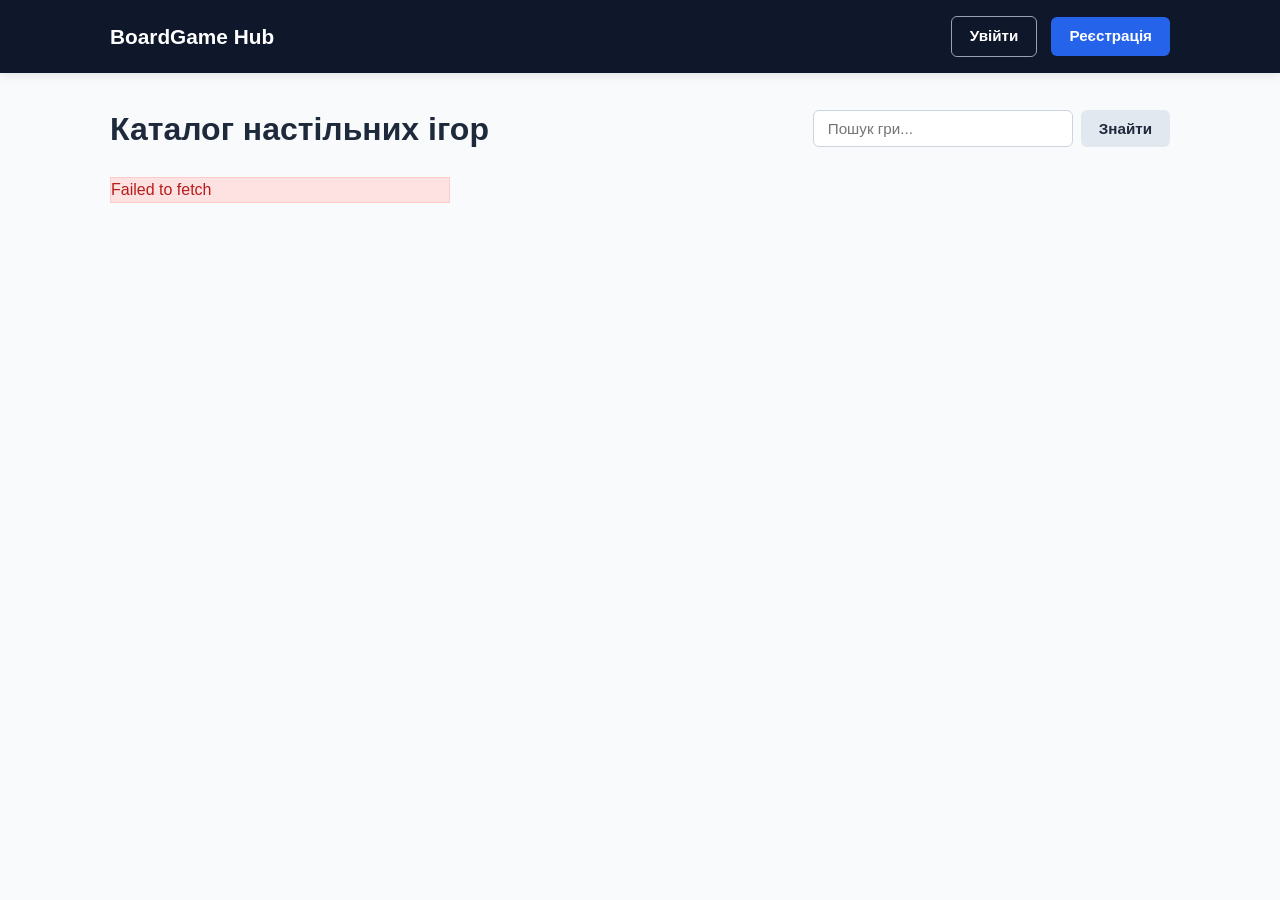
<file: index.html>
<!DOCTYPE html>
<html lang="uk">
<head>
    <meta charset="UTF-8">
    <meta name="viewport" content="width=device-width, initial-scale=1.0">
    <title>Каталог ігор / BoardGame Hub</title>
    <link rel="stylesheet" href="style.css">
</head>
<body>
    <header class="header">
        <div class="container header-container">
            <a href="index.html" class="brand">BoardGame Hub</a>
            <nav id="navbar-auth"></nav>
        </div>
    </header>

    <main class="container">
        <div class="section-top">
            <div>
                <h1>Каталог настільних ігор</h1>
            </div>
            <div class="search-box">
                <input type="text" id="search-input" placeholder="Пошук гри...">
                <button id="search-btn" class="btn btn-secondary">Знайти</button>
            </div>
        </div>

        <div id="games-container" class="games-grid">
            <p class="loading-text">Завантаження каталогу...</p>
        </div>
    </main>

    <script src="auth.js"></script>
    <script>
        const gamesContainer = document.getElementById('games-container');
        const searchInput = document.getElementById('search-input');
        const searchBtn = document.getElementById('search-btn');

        async function fetchGames(search = '') {
            gamesContainer.innerHTML = '<p class="loading-text">Оновлення списку...</p>';
            try {
                const url = search ? `${API_BASE}/games/?search=${encodeURIComponent(search)}` : `${API_BASE}/games/`;
                const response = await fetch(url);
                if (!response.ok) throw new Error('Помилка завантаження каталогу');
                const games = await response.json();
                renderGames(games);
            } catch (err) {
                gamesContainer.innerHTML = `<p class="alert-error">${err.message}</p>`;
            }
        }

        function renderGames(games) {
            if (!games || games.length === 0) {
                gamesContainer.innerHTML = '<p>Ігор не знайдено.</p>';
                return;
            }
            gamesContainer.innerHTML = games.map(g => `
                <div class="game-card">
                    <h3>${g.title}</h3>
                    <div class="game-price">${g.price} грн</div>
                    <div class="game-meta">
                        <span>${g.min_players}-${g.max_players} гравців</span> | 
                        <span>${g.play_time_minutes} хв</span> | 
                        <span>${g.rating}</span>
                    </div>
                    <p class="game-desc">${g.description ? g.description.slice(0, 100) + '...' : ''}</p>
                </div>
            `).join('');
        }

        searchBtn.addEventListener('click', () => fetchGames(searchInput.value.trim()));
        searchInput.addEventListener('keypress', (e) => {
            if (e.key === 'Enter') fetchGames(searchInput.value.trim());
        });

        fetchGames();
    </script>
</body>
</html>
</file>
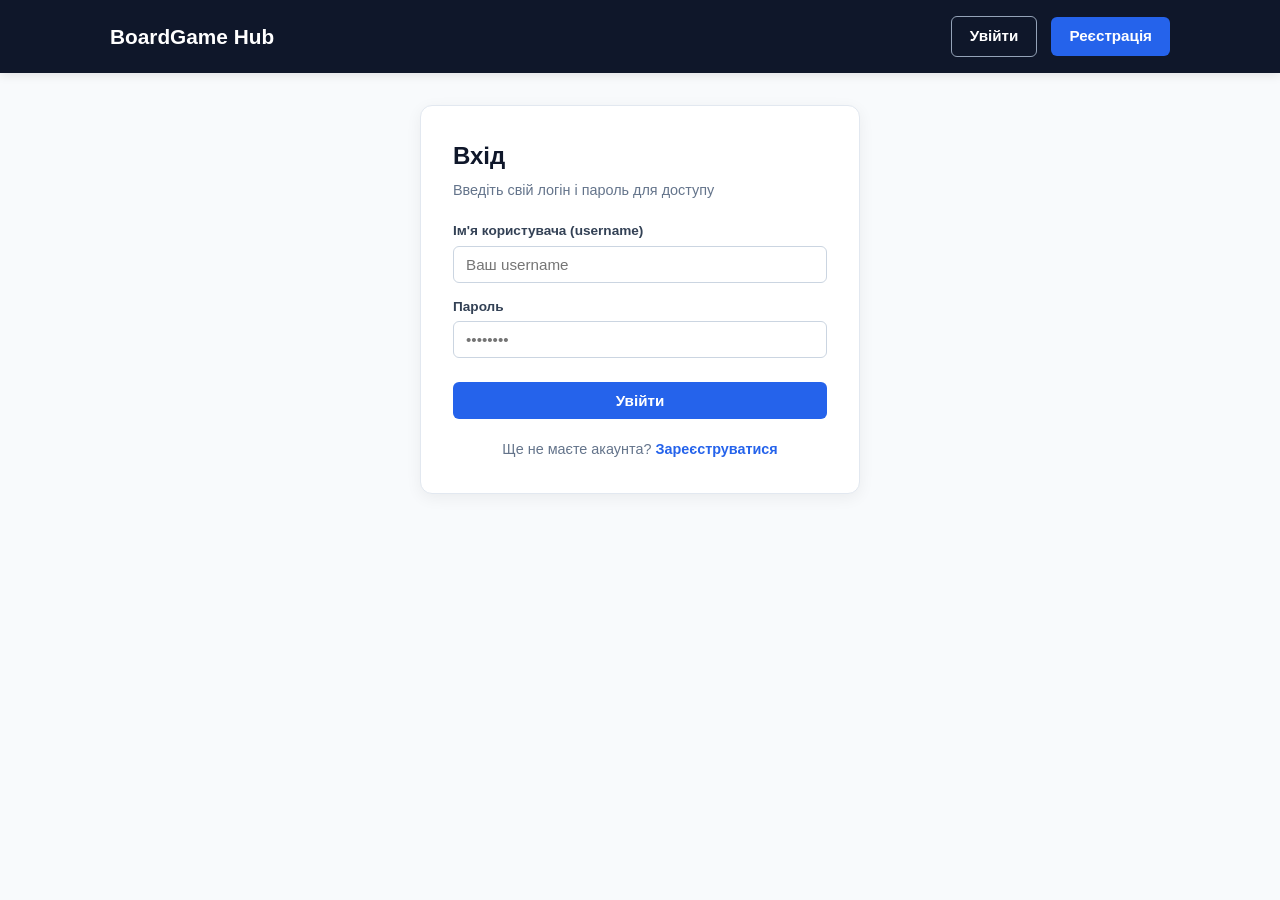
<file: admin.html>
<!DOCTYPE html>
<html lang="uk">
<head>
    <meta charset="UTF-8">
    <meta name="viewport" content="width=device-width, initial-scale=1.0">
    <title>Додати гру / Панель керування</title>
    <link rel="stylesheet" href="style.css">
</head>
<body>
    <header class="header">
        <div class="container header-container">
            <a href="index.html" class="brand">BoardGame Hub</a>
            <nav id="navbar-auth"></nav>
        </div>
    </header>

    <main class="container admin-container">
        <script src="auth.js"></script>
        <script>
            if (!isAuthenticated()) {
                window.location.href = `login.html?next=${encodeURIComponent('admin.html')}`;
            }
        </script>

        <div class="form-section admin-form-card">
            <h2>Додати нову настільну гру</h2>

            <div id="alert-box" class="alert-box hidden"></div>

            <form id="add-game-form">
                <div class="form-group">
                    <label for="title">Назва гри *</label>
                    <input type="text" id="title" required placeholder="Наприклад: Колонізатори Catan">
                </div>

                <div class="form-group">
                    <label for="description">Опис гри *</label>
                    <textarea id="description" rows="3" required placeholder="Правила, механіки, сетинг..."></textarea>
                </div>

                <div class="form-row">
                    <div class="form-group">
                        <label for="price">Ціна (грн) *</label>
                        <input type="number" id="price" step="0.01" required placeholder="1450.00">
                    </div>
                    <div class="form-group">
                        <label for="play_time">Час партії (хв) *</label>
                        <input type="number" id="play_time" required placeholder="75">
                    </div>
                </div>

                <div class="form-row">
                    <div class="form-group">
                        <label for="min_players">Мін. гравців *</label>
                        <input type="number" id="min_players" value="3" required>
                    </div>
                    <div class="form-group">
                        <label for="max_players">Макс. гравців *</label>
                        <input type="number" id="max_players" value="4" required>
                    </div>
                </div>

                <div class="form-row">
                    <div class="form-group">
                        <label for="min_age">Мін. вік *</label>
                        <input type="number" id="min_age" value="10" required>
                    </div>
                    <div class="form-group">
                        <label for="release_year">Рік випуску *</label>
                        <input type="number" id="release_year" value="2024" required>
                    </div>
                </div>

                <div class="form-group">
                    <label for="category_id">ID Категорії *</label>
                    <input type="number" id="category_id" value="1" required>
                </div>

                <div class="form-group">
                    <label for="publisher_id">ID Видавництва *</label>
                    <input type="number" id="publisher_id" value="1" required>
                </div>

                <button type="submit" class="btn btn-primary btn-block">Зберегти гру</button>
            </form>
        </div>
    </main>

    <script>
        const addGameForm = document.getElementById('add-game-form');
        const alertBox = document.getElementById('alert-box');

        function showAlert(msg, isSuccess = false) {
            alertBox.textContent = msg;
            alertBox.className = `alert-box ${isSuccess ? 'alert-success' : 'alert-error'}`;
            alertBox.classList.remove('hidden');
            if (isSuccess) setTimeout(() => alertBox.classList.add('hidden'), 5000);
        }

        addGameForm.addEventListener('submit', async (e) => {
            e.preventDefault();

            const payload = {
                title: document.getElementById('title').value.trim(),
                description: document.getElementById('description').value.trim(),
                price: parseFloat(document.getElementById('price').value),
                play_time_minutes: parseInt(document.getElementById('play_time').value),
                min_players: parseInt(document.getElementById('min_players').value),
                max_players: parseInt(document.getElementById('max_players').value),
                min_age: parseInt(document.getElementById('min_age').value),
                release_year: parseInt(document.getElementById('release_year').value),
                category_id: parseInt(document.getElementById('category_id').value),
                publisher_id: parseInt(document.getElementById('publisher_id').value),
            };

            try {
                const response = await authFetch(`${API_BASE}/games/`, {
                    method: 'POST',
                    body: JSON.stringify(payload)
                });

                const data = await response.json();

                if (response.status === 201) {
                    showAlert(`Гру «${data.title}» успішно додано до каталогу!`, true);
                    addGameForm.reset();
                } else {
                    let msg = data.message || 'Помилка збереження:';
                    if (data.errors) {
                        msg += ' ' + JSON.stringify(data.errors);
                    }
                    showAlert(msg, false);
                }
            } catch (err) {
                showAlert('Мережева помилка під час збереження.');
            }
        });
    </script>
</body>
</html>
</file>
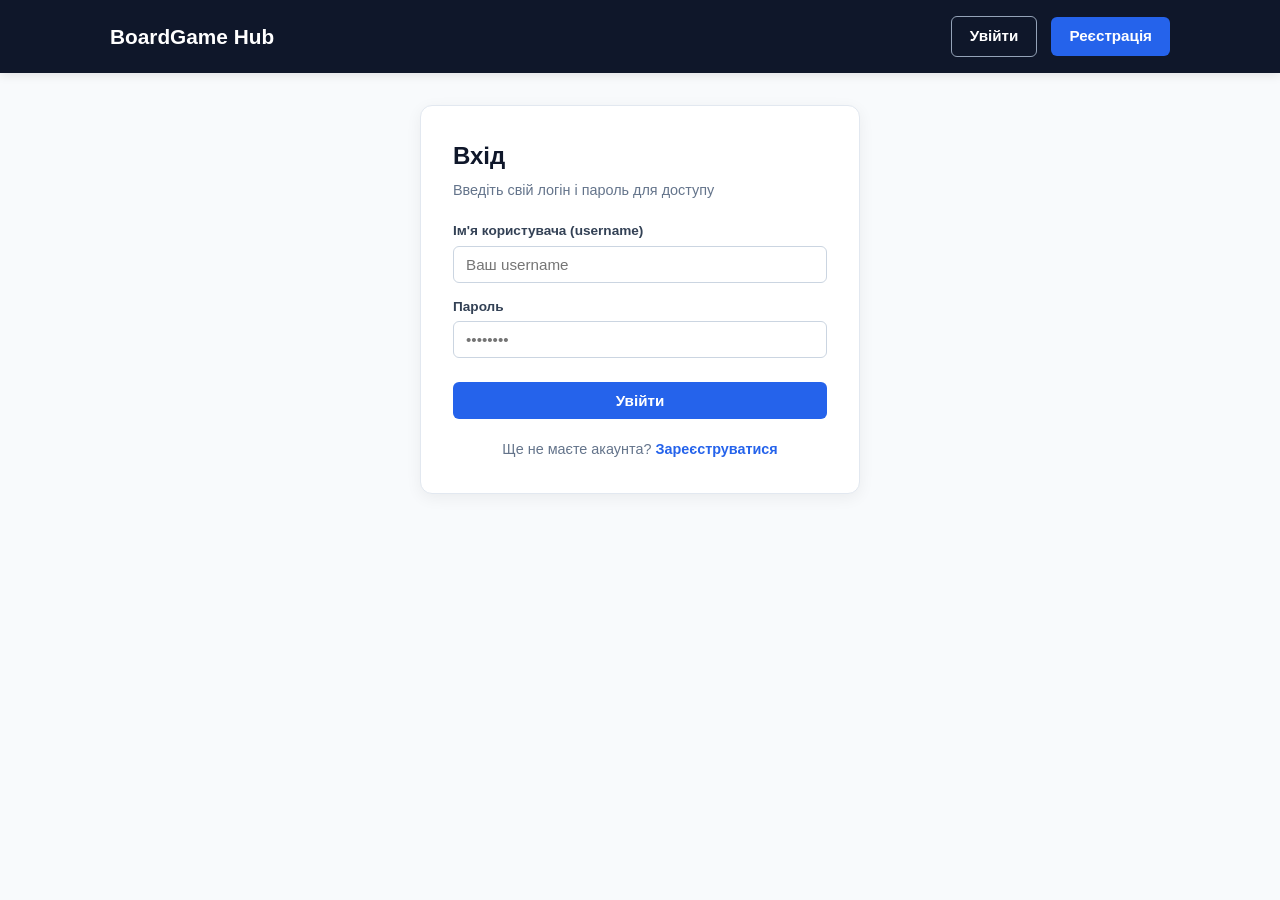
<file: login.html>
<!DOCTYPE html>
<html lang="uk">
<head>
    <meta charset="UTF-8">
    <meta name="viewport" content="width=device-width, initial-scale=1.0">
    <title>Вхід / BoardGame Hub</title>
    <link rel="stylesheet" href="style.css">
</head>
<body>
    <header class="header">
        <div class="container header-container">
            <a href="index.html" class="brand">BoardGame Hub</a>
            <nav id="navbar-auth"></nav>
        </div>
    </header>

    <main class="container auth-container">
        <div class="auth-card">
            <h2>Вхід</h2>
            <p class="auth-subtext">Введіть свій логін і пароль для доступу</p>

            <div id="alert-box" class="alert-box hidden"></div>

            <form id="login-form">
                <div class="form-group">
                    <label for="username">Ім'я користувача (username)</label>
                    <input type="text" id="username" required placeholder="Ваш username">
                </div>

                <div class="form-group">
                    <label for="password">Пароль</label>
                    <input type="password" id="password" required placeholder="••••••••">
                </div>

                <button type="submit" class="btn btn-primary btn-block">Увійти</button>
            </form>

            <p class="auth-footer-text">
                Ще не маєте акаунта? <a href="register.html">Зареєструватися</a>
            </p>
        </div>
    </main>

    <script src="auth.js"></script>
    <script>
        if (isAuthenticated()) {
            window.location.href = 'index.html';
        }

        const loginForm = document.getElementById('login-form');
        const alertBox = document.getElementById('alert-box');

        function showAlert(msg) {
            alertBox.textContent = msg;
            alertBox.className = 'alert-box alert-error';
            alertBox.classList.remove('hidden');
        }

        loginForm.addEventListener('submit', async (e) => {
            e.preventDefault();

            const payload = {
                username: document.getElementById('username').value.trim(),
                password: document.getElementById('password').value
            };

            try {
                const response = await fetch(`${API_BASE}/auth/login/`, {
                    method: 'POST',
                    headers: { 'Content-Type': 'application/json' },
                    body: JSON.stringify(payload)
                });

                const data = await response.json();

                if (response.ok) {
                    setTokens(data.access, data.refresh);
                    
                    localStorage.setItem('user_data', JSON.stringify({ username: payload.username }));

                    const urlParams = new URLSearchParams(window.location.search);
                    const nextUrl = urlParams.get('next');
                    window.location.href = nextUrl ? decodeURIComponent(nextUrl) : 'index.html';
                } else {
                    showAlert(data.message || 'Невірне ім\'я користувача або пароль.');
                }
            } catch (err) {
                showAlert('Мережева помилка. Перевірте, чи працює бекенд.');
            }
        });
    </script>
</body>
</html>
</file>
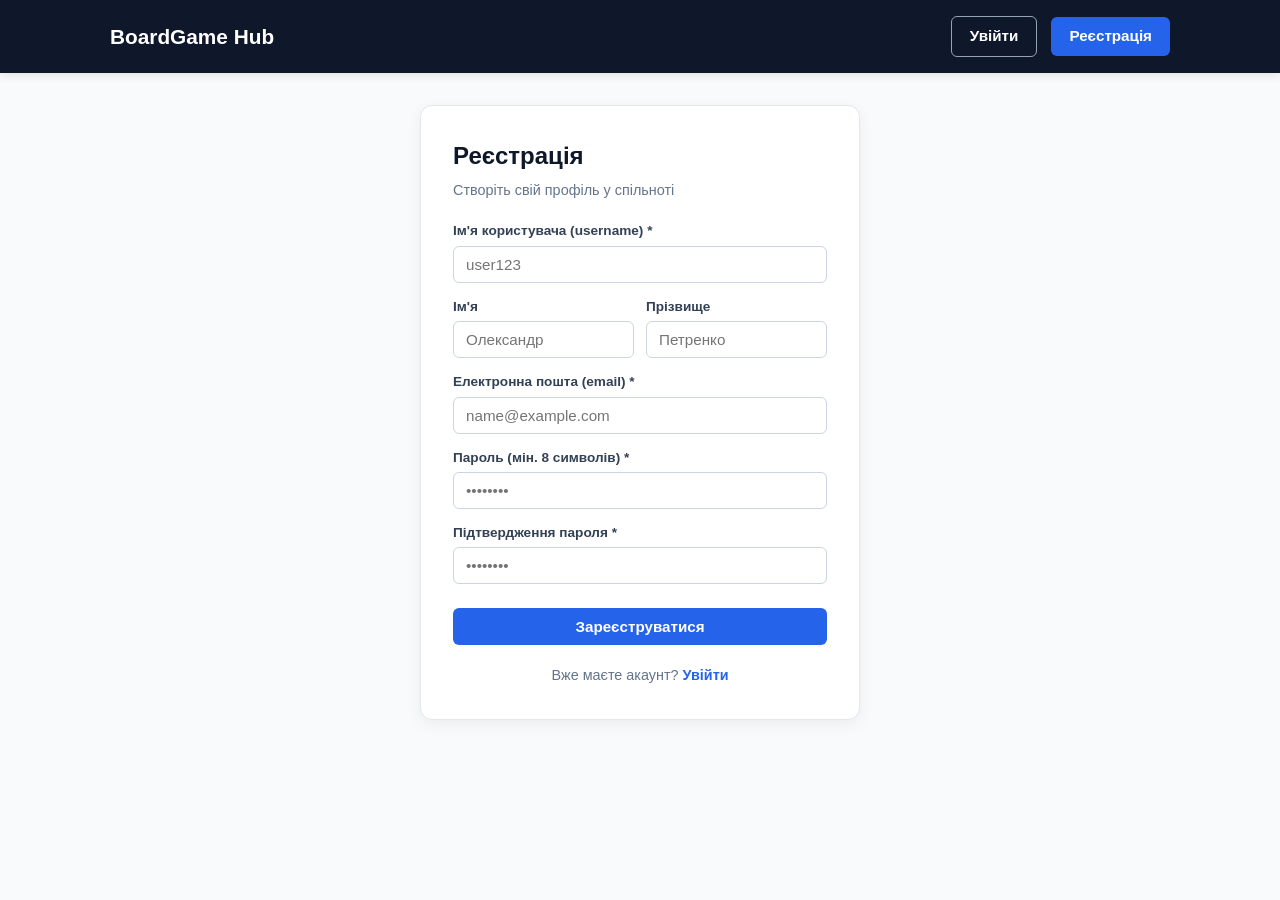
<file: register.html>
<!DOCTYPE html>
<html lang="uk">
<head>
    <meta charset="UTF-8">
    <meta name="viewport" content="width=device-width, initial-scale=1.0">
    <title>Реєстрація / BoardGame Hub</title>
    <link rel="stylesheet" href="style.css">
</head>
<body>
    <header class="header">
        <div class="container header-container">
            <a href="index.html" class="brand">BoardGame Hub</a>
            <nav id="navbar-auth"></nav>
        </div>
    </header>

    <main class="container auth-container">
        <div class="auth-card">
            <h2>Реєстрація</h2>
            <p class="auth-subtext">Створіть свій профіль у спільноті</p>

            <div id="alert-box" class="alert-box hidden"></div>

            <form id="register-form">
                <div class="form-group">
                    <label for="username">Ім'я користувача (username) *</label>
                    <input type="text" id="username" required placeholder="user123">
                </div>

                <div class="form-row">
                    <div class="form-group">
                        <label for="first_name">Ім'я</label>
                        <input type="text" id="first_name" placeholder="Олександр">
                    </div>
                    <div class="form-group">
                        <label for="last_name">Прізвище</label>
                        <input type="text" id="last_name" placeholder="Петренко">
                    </div>
                </div>

                <div class="form-group">
                    <label for="email">Електронна пошта (email) *</label>
                    <input type="email" id="email" required placeholder="name@example.com">
                </div>

                <div class="form-group">
                    <label for="password">Пароль (мін. 8 символів) *</label>
                    <input type="password" id="password" required minlength="8" placeholder="••••••••">
                </div>

                <div class="form-group">
                    <label for="password_confirmation">Підтвердження пароля *</label>
                    <input type="password" id="password_confirmation" required minlength="8" placeholder="••••••••">
                </div>

                <button type="submit" class="btn btn-primary btn-block">Зареєструватися</button>
            </form>

            <p class="auth-footer-text">
                Вже маєте акаунт? <a href="login.html">Увійти</a>
            </p>
        </div>
    </main>

    <script src="auth.js"></script>
    <script>
        if (isAuthenticated()) {
            window.location.href = 'index.html';
        }

        const registerForm = document.getElementById('register-form');
        const alertBox = document.getElementById('alert-box');

        function showAlert(msg, isSuccess = false) {
            alertBox.textContent = msg;
            alertBox.className = `alert-box ${isSuccess ? 'alert-success' : 'alert-error'}`;
            alertBox.classList.remove('hidden');
        }

        registerForm.addEventListener('submit', async (e) => {
            e.preventDefault();

            const payload = {
                username: document.getElementById('username').value.trim(),
                first_name: document.getElementById('first_name').value.trim(),
                last_name: document.getElementById('last_name').value.trim(),
                email: document.getElementById('email').value.trim(),
                password: document.getElementById('password').value,
                password_confirmation: document.getElementById('password_confirmation').value
            };

            if (payload.password !== payload.password_confirmation) {
                showAlert('Пароль і підтвердження пароля не збігаються!');
                return;
            }

            try {
                const response = await fetch(`${API_BASE}/auth/register/`, {
                    method: 'POST',
                    headers: { 'Content-Type': 'application/json' },
                    body: JSON.stringify(payload)
                });

                const data = await response.json();

                if (response.status === 201) {
                    showAlert('Реєстрація успішна! Перенаправляємо на вхід...', true);
                    setTimeout(() => {
                        window.location.href = 'login.html';
                    }, 1500);
                } else {
                    let errorMsg = data.message || 'Помилка валідації:';
                    if (data.errors) {
                        const errs = Object.entries(data.errors).map(([k, v]) => `${k}: ${v}`).join('; ');
                        errorMsg += ` (${errs})`;
                    }
                    showAlert(errorMsg);
                }
            } catch (err) {
                showAlert('Мережева помилка при реєстрації.');
            }
        });
    </script>
</body>
</html>
</file>
<file: style.css>
* { box-sizing: border-box; margin: 0; padding: 0; }
body {
    font-family: -apple-system, BlinkMacSystemFont, "Segoe UI", Roboto, sans-serif;
    background-color: #f8fafc;
    color: #1e293b;
    line-height: 1.5;
}
.container { max-width: 1100px; margin: 0 auto; padding: 0 20px; }
.header { background-color: #0f172a; color: #fff; padding: 16px 0; margin-bottom: 32px; box-shadow: 0 2px 10px rgba(0,0,0,0.1); }
.header-container { display: flex; justify-content: space-between; align-items: center; }
.brand { font-size: 1.3rem; font-weight: 800; color: #fff; text-decoration: none; }
.brand:hover { color: #38bdf8; }

#navbar-auth { display: flex; align-items: center; gap: 14px; }
.nav-link { color: #e2e8f0; text-decoration: none; font-weight: 600; font-size: 0.95rem; }
.nav-link:hover { color: #38bdf8; }
.user-badge { background: #334155; color: #38bdf8; padding: 6px 14px; border-radius: 20px; font-weight: 700; font-size: 0.9rem; }

.btn { padding: 8px 18px; border: none; border-radius: 6px; font-weight: 600; cursor: pointer; text-decoration: none; transition: 0.2s; font-size: 0.95rem; }
.btn-primary { background: #2563eb; color: #fff; }
.btn-primary:hover { background: #1d4ed8; }
.btn-secondary { background: #e2e8f0; color: #1e293b; }
.btn-outline-light { background: transparent; border: 1px solid #94a3b8; color: #fff; }
.btn-outline-light:hover { background: rgba(255,255,255,0.1); border-color: #fff; }
.btn-block { width: 100%; padding: 10px; margin-top: 10px; }

/* Форми та авторизація */
.auth-container { max-width: 480px; margin-top: 20px; }
.auth-card { background: #fff; padding: 32px; border-radius: 12px; border: 1px solid #e2e8f0; box-shadow: 0 4px 16px rgba(0,0,0,0.06); }
.auth-card h2 { color: #0f172a; margin-bottom: 6px; }
.auth-subtext { color: #64748b; font-size: 0.9rem; margin-bottom: 20px; }
.auth-footer-text { margin-top: 20px; text-align: center; font-size: 0.9rem; color: #64748b; }
.auth-footer-text a { color: #2563eb; text-decoration: none; font-weight: 600; }

.admin-container { max-width: 700px; }
.admin-form-card { background: #fff; padding: 32px; border-radius: 12px; border: 1px solid #e2e8f0; box-shadow: 0 4px 16px rgba(0,0,0,0.06); }

.form-group { margin-bottom: 14px; }
.form-group label { display: block; font-size: 0.85rem; font-weight: 600; margin-bottom: 4px; color: #334155; }
.form-group input, .form-group textarea { width: 100%; padding: 9px 12px; border: 1px solid #cbd5e1; border-radius: 6px; font-family: inherit; font-size: 0.95rem; }
.form-row { display: flex; gap: 12px; }

.section-top { display: flex; justify-content: space-between; align-items: center; margin-bottom: 24px; flex-wrap: wrap; gap: 14px; }
.search-box { display: flex; gap: 8px; }
.search-box input { padding: 9px 14px; border: 1px solid #cbd5e1; border-radius: 6px; width: 260px; font-size: 0.95rem; }

.games-grid { display: grid; grid-template-columns: repeat(auto-fill, minmax(280px, 1fr)); gap: 20px; }
.game-card { background: #fff; padding: 20px; border-radius: 10px; border: 1px solid #e2e8f0; box-shadow: 0 2px 8px rgba(0,0,0,0.04); }
.game-card h3 { font-size: 1.2rem; color: #0f172a; margin-bottom: 6px; }
.game-price { color: #d90429; font-weight: 800; font-size: 1.2rem; margin-bottom: 8px; }
.game-meta { font-size: 0.85rem; color: #64748b; margin-bottom: 12px; }
.game-desc { font-size: 0.9rem; color: #475569; line-height: 1.5; }

.alert-box { padding: 12px 16px; border-radius: 8px; margin-bottom: 20px; font-size: 0.95rem; font-weight: 500; }
.alert-success { background: #dcfce7; color: #15803d; border: 1px solid #bbf7d0; }
.alert-error { background: #fee2e2; color: #b91c1c; border: 1px solid #fecaca; }
.hidden { display: none; }
</file>
